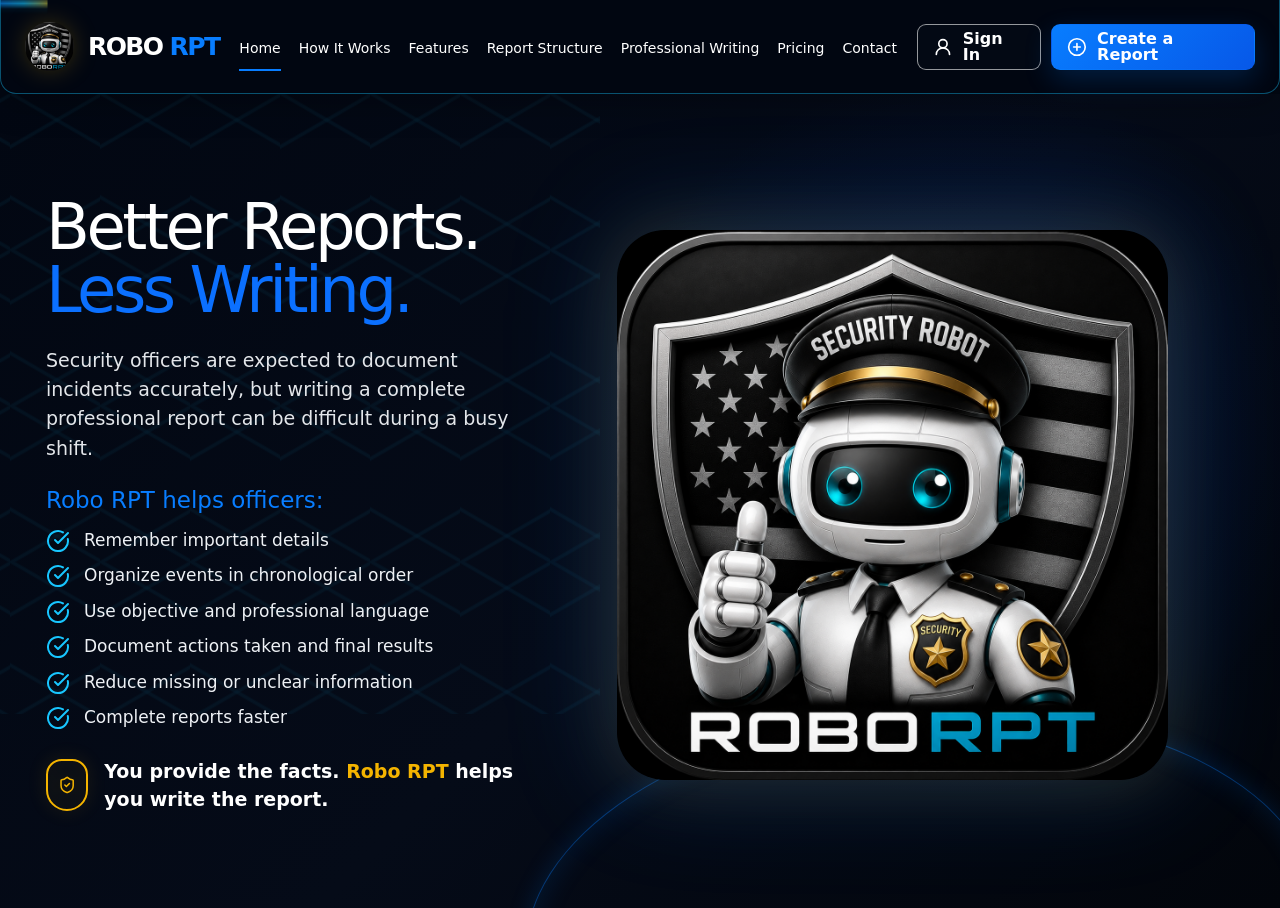
<file: index.html>
<!doctype html>
<html lang="en">
  <head>
    <meta charset="UTF-8" />
    <meta name="viewport" content="width=device-width, initial-scale=1.0" />
    <meta name="description" content="AI-powered security incident reporting for clear, objective, professional reports." />
    <meta property="og:title" content="RoboRPT | Better Reports. Less Writing." />
    <meta property="og:description" content="AI-powered security incident reporting for clear, objective, professional reports." />
    <meta property="og:image" content="https://roborpt.com/og.png" />
    <link rel="icon" href="/logo-roborpt.png" />
    <title>RoboRPT | Better Reports. Less Writing.</title>
    <script>
      (() => {
        const appOrigin = "https://app.roborpt.com";
        const legacyPrefix = "/RoboRPT-Site";

        function normalizedPath(pathname) {
          let value = pathname.replace(/\/+$/, "") || "/";
          if (value.startsWith(`${legacyPrefix}/`)) {
            value = value.slice(legacyPrefix.length) || "/";
          }
          return value;
        }

        function appDestination(pathname) {
          const value = normalizedPath(pathname);
          if (value === "/sign-in") return `${appOrigin}/sign-in`;
          if (value === "/create-account" || value === "/signup") {
            return `${appOrigin}/create-account`;
          }
          if (value === "/report-app" || value === "/create-report") {
            return `${appOrigin}/report-app`;
          }
          return null;
        }

        function destinationWithSuffix(destination, sourceUrl) {
          return `${destination}${sourceUrl.search}${sourceUrl.hash}`;
        }

        const initialDestination = appDestination(window.location.pathname);
        if (initialDestination) {
          window.location.replace(
            `${initialDestination}${window.location.search}${window.location.hash}`,
          );
          return;
        }

        function rewriteLink(link) {
          const rawHref = link.getAttribute("href");
          if (!rawHref || rawHref.startsWith("#")) return;

          let url;
          try {
            url = new URL(rawHref, window.location.href);
          } catch {
            return;
          }

          if (url.origin !== window.location.origin) return;
          const destination = appDestination(url.pathname);
          if (!destination) return;

          link.href = destinationWithSuffix(destination, url);
        }

        function rewriteLinks(root) {
          if (root instanceof HTMLAnchorElement) rewriteLink(root);
          root.querySelectorAll?.("a[href]").forEach(rewriteLink);
        }

        document.addEventListener(
          "click",
          (event) => {
            if (
              event.button !== 0 ||
              event.metaKey ||
              event.ctrlKey ||
              event.shiftKey ||
              event.altKey
            ) {
              return;
            }

            const link =
              event.target instanceof Element
                ? event.target.closest("a[href]")
                : null;
            if (!link || link.hasAttribute("download")) return;
            if (link.target && link.target !== "_self") return;

            let url;
            try {
              url = new URL(link.href, window.location.href);
            } catch {
              return;
            }

            if (
              url.origin !== window.location.origin &&
              url.origin !== appOrigin
            ) {
              return;
            }

            const destination = appDestination(url.pathname);
            if (!destination) return;

            event.preventDefault();
            event.stopImmediatePropagation();
            window.location.assign(destinationWithSuffix(destination, url));
          },
          true,
        );

        new MutationObserver((mutations) => {
          for (const mutation of mutations) {
            if (
              mutation.type === "attributes" &&
              mutation.target instanceof HTMLAnchorElement
            ) {
              rewriteLink(mutation.target);
              continue;
            }

            for (const node of mutation.addedNodes) {
              if (node instanceof Element) rewriteLinks(node);
            }
          }
        }).observe(document.documentElement, {
          childList: true,
          subtree: true,
          attributes: true,
          attributeFilter: ["href"],
        });

        document.addEventListener(
          "DOMContentLoaded",
          () => rewriteLinks(document),
          { once: true },
        );
      })();
    </script>
    <script>
      (() => {
        const legacyPrefix = "/RoboRPT-Site/";

        function repairImage(image) {
          const source = image.getAttribute("src");
          if (!source) return;

          try {
            const url = new URL(source, window.location.origin);
            if (!url.pathname.startsWith(legacyPrefix)) return;
            image.src = `/${url.pathname.slice(legacyPrefix.length)}${url.search}${url.hash}`;
          } catch {
            // Leave unrelated or malformed image URLs unchanged.
          }
        }

        document.addEventListener(
          "error",
          (event) => {
            if (event.target instanceof HTMLImageElement) {
              repairImage(event.target);
            }
          },
          true,
        );

        const observer = new MutationObserver((mutations) => {
          for (const mutation of mutations) {
            if (
              mutation.type === "attributes" &&
              mutation.target instanceof HTMLImageElement
            ) {
              repairImage(mutation.target);
              continue;
            }

            for (const node of mutation.addedNodes) {
              if (!(node instanceof Element)) continue;
              if (node instanceof HTMLImageElement) repairImage(node);
              node.querySelectorAll?.("img").forEach(repairImage);
            }
          }
        });

        observer.observe(document.documentElement, {
          childList: true,
          subtree: true,
          attributes: true,
          attributeFilter: ["src"],
        });
      })();
    </script>
    <script type="module" crossorigin src="/assets/index-DK4W5T-l.js"></script>
    <link rel="stylesheet" crossorigin href="/assets/index-1TSwjfPU.css" />
  </head>
  <body>
    <div id="root"></div>
  </body>
</html>
</file>
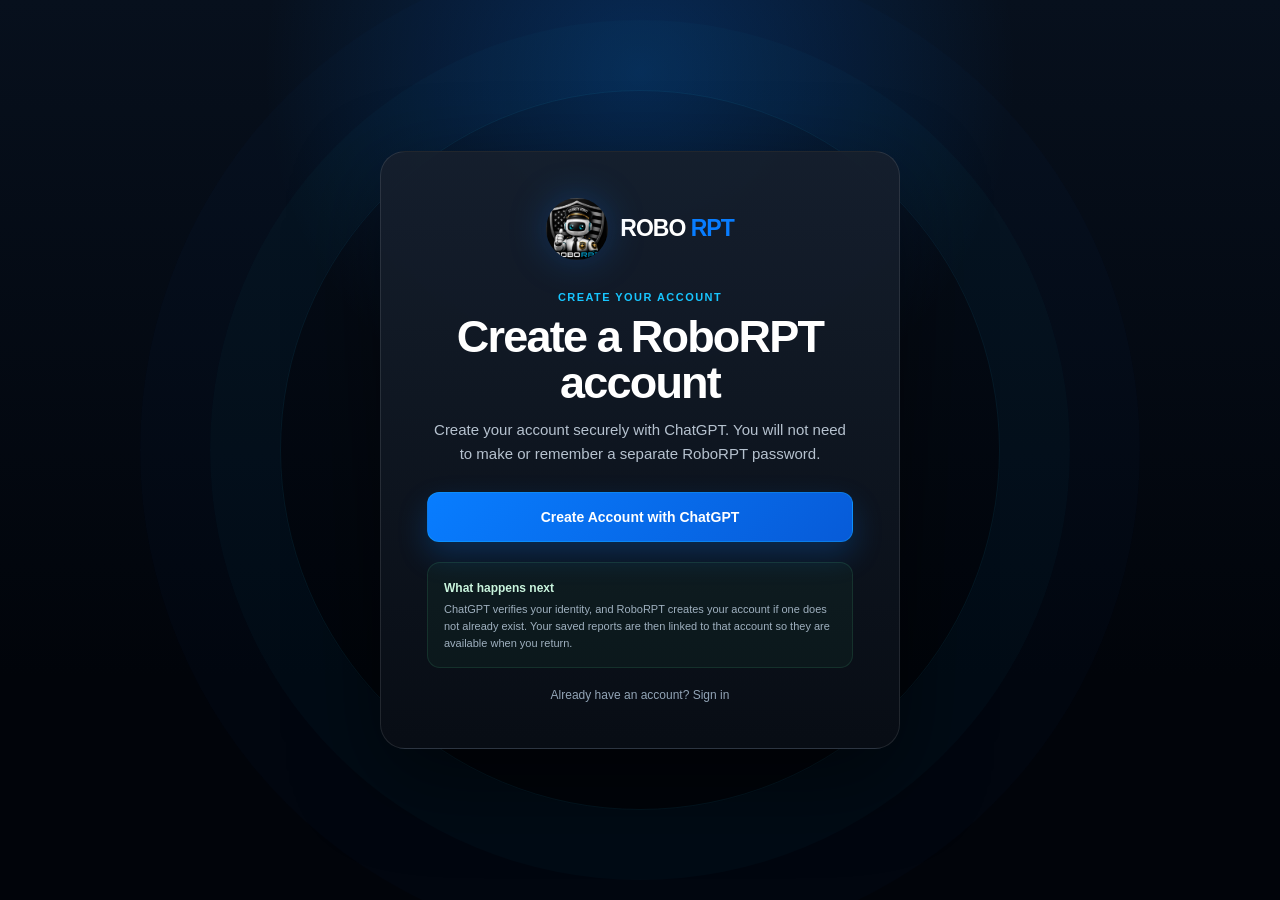
<file: create-account/index.html>
<!doctype html>
<html lang="en">
  <head>
    <meta charset="UTF-8" />
    <meta name="viewport" content="width=device-width, initial-scale=1.0" />
    <meta name="description" content="Create a RoboRPT account securely with ChatGPT and keep your reports connected to your account." />
    <meta name="robots" content="noindex" />
    <link rel="icon" href="/logo-roborpt.png" />
    <link rel="stylesheet" href="/auth.css" />
    <link rel="canonical" href="https://roborpt.com/create-account/" />
    <title>Create Account | RoboRPT</title>
  </head>
  <body>
    <main class="robo-auth-page">
      <div class="robo-auth-glow" aria-hidden="true"></div>
      <section class="robo-auth-card" aria-labelledby="account-title">
        <a class="robo-auth-brand" href="/" aria-label="RoboRPT home">
          <img src="/logo-roborpt.png" alt="" width="74" height="74" />
          <span><b>ROBO</b> <em>RPT</em></span>
        </a>

        <div class="robo-auth-kicker">CREATE YOUR ACCOUNT</div>
        <h1 id="account-title">Create a RoboRPT account</h1>
        <p class="robo-auth-lede">
          Create your account securely with ChatGPT. You will not need to make
          or remember a separate RoboRPT password.
        </p>

        <a
          class="robo-auth-primary robo-auth-wide"
          href="https://app.roborpt.com/signin-with-chatgpt?return_to=%2Freport-app"
        >
          Create Account with ChatGPT
        </a>

        <div class="robo-auth-privacy">
          <strong>What happens next</strong>
          <p>
            ChatGPT verifies your identity, and RoboRPT creates your account if
            one does not already exist. Your saved reports are then linked to
            that account so they are available when you return.
          </p>
        </div>

        <a class="robo-auth-back" href="/sign-in/">
          Already have an account? Sign in
        </a>
      </section>
    </main>
  </body>
</html>
</file>
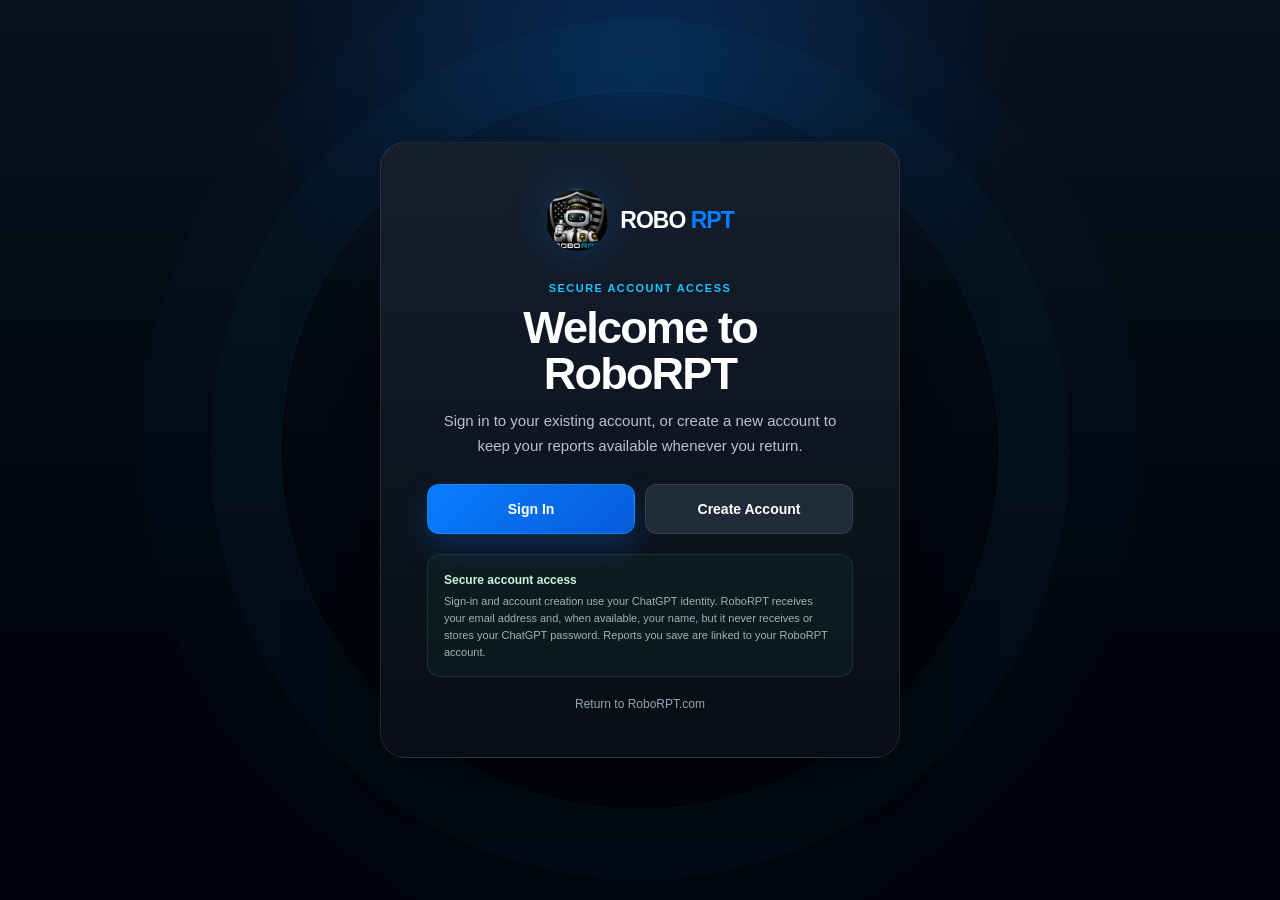
<file: sign-in/index.html>
<!doctype html>
<html lang="en">
  <head>
    <meta charset="UTF-8" />
    <meta name="viewport" content="width=device-width, initial-scale=1.0" />
    <meta name="description" content="Sign in to RoboRPT or create an account to access your saved security reports." />
    <meta name="robots" content="noindex" />
    <link rel="icon" href="/logo-roborpt.png" />
    <link rel="stylesheet" href="/auth.css" />
    <link rel="canonical" href="https://app.roborpt.com/sign-in" />
    <title>Sign In | RoboRPT</title>
  </head>
  <body>
    <main class="robo-auth-page">
      <div class="robo-auth-glow" aria-hidden="true"></div>
      <section class="robo-auth-card" aria-labelledby="account-title">
        <a class="robo-auth-brand" href="/" aria-label="RoboRPT home">
          <img src="/logo-roborpt.png" alt="" width="74" height="74" />
          <span><b>ROBO</b> <em>RPT</em></span>
        </a>

        <div class="robo-auth-kicker">SECURE ACCOUNT ACCESS</div>
        <h1 id="account-title">Welcome to RoboRPT</h1>
        <p class="robo-auth-lede">
          Sign in to your existing account, or create a new account to keep your
          reports available whenever you return.
        </p>

        <div class="robo-auth-actions robo-auth-entry-actions">
          <a
            class="robo-auth-primary"
            href="https://app.roborpt.com/sign-in"
          >
            Sign In
          </a>
          <a
            class="robo-auth-secondary robo-auth-create"
            href="https://app.roborpt.com/create-account"
          >
            Create Account
          </a>
        </div>

        <div class="robo-auth-privacy">
          <strong>Secure account access</strong>
          <p>
            Sign-in and account creation use your ChatGPT identity. RoboRPT
            receives your email address and, when available, your name, but it
            never receives or stores your ChatGPT password. Reports you save are
            linked to your RoboRPT account.
          </p>
        </div>

        <a class="robo-auth-back" href="/">Return to RoboRPT.com</a>
      </section>
    </main>
  </body>
</html>
</file>
<file: auth.css>
:root {
  color-scheme: dark;
  --cyan: #18c6ff;
}

* {
  box-sizing: border-box;
}

html {
  min-height: 100%;
  background: #01040a;
}

body {
  min-height: 100%;
  margin: 0;
  background: #01040a;
  color: #fff;
  font-family: Arial, Helvetica, sans-serif;
  -webkit-font-smoothing: antialiased;
}

a {
  color: inherit;
}

:focus-visible {
  outline: 2px solid var(--cyan);
  outline-offset: 4px;
}

.robo-auth-page {
  position: relative;
  min-height: 100dvh;
  padding: 32px 18px;
  display: grid;
  place-items: center;
  overflow: hidden;
  color: #fff;
  background:
    radial-gradient(circle at 50% 8%, rgba(8, 125, 255, .24), transparent 36%),
    linear-gradient(180deg, #07101d 0%, #01040a 75%);
}

.robo-auth-glow {
  position: absolute;
  width: min(720px, 90vw);
  aspect-ratio: 1;
  border: 1px solid rgba(24, 198, 255, .09);
  border-radius: 50%;
  box-shadow:
    0 0 0 70px rgba(24, 198, 255, .025),
    0 0 0 140px rgba(8, 125, 255, .018);
  pointer-events: none;
}

.robo-auth-card {
  position: relative;
  width: min(100%, 520px);
  padding: clamp(27px, 7vw, 46px);
  display: grid;
  justify-items: center;
  border: 1px solid rgba(255, 255, 255, .1);
  border-radius: 25px;
  background: linear-gradient(180deg, rgba(21, 31, 45, .97), rgba(8, 13, 21, .98));
  box-shadow: 0 30px 90px rgba(0, 0, 0, .48);
  text-align: center;
}

.robo-auth-brand {
  display: inline-flex;
  align-items: center;
  gap: 12px;
  color: #fff;
  text-decoration: none;
}

.robo-auth-brand img {
  width: 62px;
  height: 62px;
  object-fit: cover;
  border-radius: 50%;
  filter: drop-shadow(0 0 18px rgba(8, 125, 255, .25));
}

.robo-auth-brand span {
  font-size: 23px;
  letter-spacing: -1px;
}

.robo-auth-brand b {
  font-weight: 850;
}

.robo-auth-brand em {
  color: #087dff;
  font-style: normal;
  font-weight: 850;
}

.robo-auth-kicker {
  margin-top: 31px;
  color: #18c6ff;
  font-size: 11px;
  font-weight: 800;
  letter-spacing: 1.45px;
}

.robo-auth-card h1 {
  max-width: 430px;
  margin: 11px 0 12px;
  font-size: clamp(30px, 7vw, 45px);
  line-height: 1.02;
  letter-spacing: -1.8px;
}

.robo-auth-lede {
  max-width: 430px;
  margin: 0;
  color: #b6c2cf;
  font-size: 15px;
  line-height: 1.65;
}

.robo-auth-actions {
  width: 100%;
  margin-top: 25px;
  display: grid;
  grid-template-columns: 1fr 1fr;
  gap: 10px;
}

.robo-auth-primary,
.robo-auth-secondary {
  min-height: 50px;
  padding: 13px 18px;
  display: inline-flex;
  align-items: center;
  justify-content: center;
  border-radius: 12px;
  color: #fff;
  text-decoration: none;
  font-size: 14px;
  font-weight: 800;
}

.robo-auth-primary {
  margin-top: 25px;
  border: 1px solid rgba(24, 198, 255, .28);
  background: linear-gradient(135deg, #087dff, #075bd8);
  box-shadow: 0 13px 30px rgba(8, 125, 255, .23);
}

.robo-auth-actions .robo-auth-primary {
  margin-top: 0;
}

.robo-auth-wide {
  width: 100%;
}

.robo-auth-secondary {
  border: 1px solid rgba(255, 255, 255, .1);
  background: #202b39;
}

.robo-auth-primary:hover,
.robo-auth-secondary:hover {
  filter: brightness(1.08);
}

.robo-auth-privacy {
  width: 100%;
  margin-top: 20px;
  padding: 15px 16px;
  border: 1px solid rgba(80, 216, 144, .13);
  border-radius: 13px;
  background: rgba(80, 216, 144, .045);
  text-align: left;
}

.robo-auth-privacy strong {
  color: #c9f4dd;
  font-size: 12px;
}

.robo-auth-privacy p {
  margin: 5px 0 0;
  color: #9fb0bf;
  font-size: 11px;
  line-height: 1.55;
}

.robo-auth-back {
  margin-top: 20px;
  color: #92a4b6;
  font-size: 12px;
  text-decoration: none;
}

.robo-auth-back:hover {
  color: #18c6ff;
}

@media (max-width: 520px) {
  .robo-auth-page {
    padding: 18px 12px;
  }

  .robo-auth-card {
    border-radius: 20px;
  }

  .robo-auth-actions {
    grid-template-columns: 1fr;
  }
}
</file>
<file: assets/index-1TSwjfPU.css>
/*! tailwindcss v4.2.1 | MIT License | https://tailwindcss.com */
@layer properties{@supports (((-webkit-hyphens:none)) and (not (margin-trim:inline))) or ((-moz-orient:inline) and (not (color:rgb(from red r g b)))){*,:before,:after,::backdrop{--tw-border-style:solid;--tw-outline-style:solid;--tw-blur:initial;--tw-brightness:initial;--tw-contrast:initial;--tw-grayscale:initial;--tw-hue-rotate:initial;--tw-invert:initial;--tw-opacity:initial;--tw-saturate:initial;--tw-sepia:initial;--tw-drop-shadow:initial;--tw-drop-shadow-color:initial;--tw-drop-shadow-alpha:100%;--tw-drop-shadow-size:initial}}}@layer theme{:root,:host{--font-sans:ui-sans-serif, system-ui, sans-serif, "Apple Color Emoji", "Segoe UI Emoji", "Segoe UI Symbol", "Noto Color Emoji";--font-mono:ui-monospace, SFMono-Regular, Menlo, Monaco, Consolas, "Liberation Mono", "Courier New", monospace;--spacing:.25rem;--radius-sm:.25rem;--radius-md:.375rem;--radius-lg:.5rem;--radius-xl:.75rem;--default-transition-duration:.15s;--default-transition-timing-function:cubic-bezier(.4, 0, .2, 1);--default-font-family:var(--font-sans);--default-mono-font-family:var(--font-mono)}}@layer base{*,:after,:before,::backdrop{box-sizing:border-box;border:0 solid;margin:0;padding:0}::file-selector-button{box-sizing:border-box;border:0 solid;margin:0;padding:0}html,:host{-webkit-text-size-adjust:100%;tab-size:4;line-height:1.5;font-family:var(--default-font-family,ui-sans-serif, system-ui, sans-serif, "Apple Color Emoji", "Segoe UI Emoji", "Segoe UI Symbol", "Noto Color Emoji");font-feature-settings:var(--default-font-feature-settings,normal);font-variation-settings:var(--default-font-variation-settings,normal);-webkit-tap-highlight-color:transparent}hr{height:0;color:inherit;border-top-width:1px}abbr:where([title]){-webkit-text-decoration:underline dotted;text-decoration:underline dotted}h1,h2,h3,h4,h5,h6{font-size:inherit;font-weight:inherit}a{color:inherit;-webkit-text-decoration:inherit;-webkit-text-decoration:inherit;-webkit-text-decoration:inherit;-webkit-text-decoration:inherit;text-decoration:inherit}b,strong{font-weight:bolder}code,kbd,samp,pre{font-family:var(--default-mono-font-family,ui-monospace, SFMono-Regular, Menlo, Monaco, Consolas, "Liberation Mono", "Courier New", monospace);font-feature-settings:var(--default-mono-font-feature-settings,normal);font-variation-settings:var(--default-mono-font-variation-settings,normal);font-size:1em}small{font-size:80%}sub,sup{vertical-align:baseline;font-size:75%;line-height:0;position:relative}sub{bottom:-.25em}sup{top:-.5em}table{text-indent:0;border-color:inherit;border-collapse:collapse}:-moz-focusring{outline:auto}progress{vertical-align:baseline}summary{display:list-item}ol,ul,menu{list-style:none}img,svg,video,canvas,audio,iframe,embed,object{vertical-align:middle;display:block}img,video{max-width:100%;height:auto}button,input,select,optgroup,textarea{font:inherit;font-feature-settings:inherit;font-variation-settings:inherit;letter-spacing:inherit;color:inherit;opacity:1;background-color:#0000;border-radius:0}::file-selector-button{font:inherit;font-feature-settings:inherit;font-variation-settings:inherit;letter-spacing:inherit;color:inherit;opacity:1;background-color:#0000;border-radius:0}:where(select:is([multiple],[size])) optgroup{font-weight:bolder}:where(select:is([multiple],[size])) optgroup option{padding-inline-start:20px}::file-selector-button{margin-inline-end:4px}::placeholder{opacity:1}@supports (not ((-webkit-appearance:-apple-pay-button))) or (contain-intrinsic-size:1px){::placeholder{color:currentColor}@supports (color:color-mix(in lab, red, red)){::placeholder{color:color-mix(in oklab, currentcolor 50%, transparent)}}}textarea{resize:vertical}::-webkit-search-decoration{-webkit-appearance:none}::-webkit-date-and-time-value{min-height:1lh;text-align:inherit}::-webkit-datetime-edit{display:inline-flex}::-webkit-datetime-edit-fields-wrapper{padding:0}::-webkit-datetime-edit{padding-block:0}::-webkit-datetime-edit-year-field{padding-block:0}::-webkit-datetime-edit-month-field{padding-block:0}::-webkit-datetime-edit-day-field{padding-block:0}::-webkit-datetime-edit-hour-field{padding-block:0}::-webkit-datetime-edit-minute-field{padding-block:0}::-webkit-datetime-edit-second-field{padding-block:0}::-webkit-datetime-edit-millisecond-field{padding-block:0}::-webkit-datetime-edit-meridiem-field{padding-block:0}::-webkit-calendar-picker-indicator{line-height:1}:-moz-ui-invalid{box-shadow:none}button,input:where([type=button],[type=reset],[type=submit]){appearance:button}::file-selector-button{appearance:button}::-webkit-inner-spin-button{height:auto}::-webkit-outer-spin-button{height:auto}[hidden]:where(:not([hidden=until-found])){display:none!important}}@layer components;@layer utilities{.visible{visibility:visible}.absolute{position:absolute}.fixed{position:fixed}.relative{position:relative}.sticky{position:sticky}.start{inset-inline-start:var(--spacing)}.block{display:block}.grid{display:grid}.hidden{display:none}.table{display:table}.border{border-style:var(--tw-border-style);border-width:1px}.uppercase{text-transform:uppercase}.underline{text-decoration-line:underline}.outline{outline-style:var(--tw-outline-style);outline-width:1px}.filter{filter:var(--tw-blur,) var(--tw-brightness,) var(--tw-contrast,) var(--tw-grayscale,) var(--tw-hue-rotate,) var(--tw-invert,) var(--tw-saturate,) var(--tw-sepia,) var(--tw-drop-shadow,)}.transition{transition-property:color,background-color,border-color,outline-color,text-decoration-color,fill,stroke,--tw-gradient-from,--tw-gradient-via,--tw-gradient-to,opacity,box-shadow,transform,translate,scale,rotate,filter,-webkit-backdrop-filter,backdrop-filter,display,content-visibility,overlay,pointer-events;transition-timing-function:var(--tw-ease,var(--default-transition-timing-function));transition-duration:var(--tw-duration,var(--default-transition-duration))}}:root{--bg:#07090c;--bg-deep:#020712;--surface:#10141a;--surface-raised:#171c23;--text:#fff;--muted:#aab2bd;--blue:#087dff;--blue-deep:#075bd8;--cyan:#18c6ff;--gold:#f4b400;--silver:#c8ccd2;--border:#ffffff24;--blue-border:#18c6ffa8;--ease:cubic-bezier(.22, 1, .36, 1)}*{box-sizing:border-box}html{background:var(--bg-deep);scroll-behavior:smooth}body{background:var(--bg-deep);color:var(--text);font-family:var(--font-geist), Arial, sans-serif;-webkit-font-smoothing:antialiased;margin:0}body::selection{background:#18c6ff52}a{color:inherit;text-decoration:none}button,input,textarea{font:inherit}button,a{-webkit-tap-highlight-color:transparent}:focus-visible{outline:2px solid var(--cyan);outline-offset:4px}.scroll-progress{z-index:100;transform-origin:0;background:linear-gradient(90deg, var(--blue), var(--cyan), var(--gold));height:3px;position:fixed;top:0;left:0;right:0;box-shadow:0 0 14px #18c6ffcc}.site-header{z-index:50;-webkit-backdrop-filter:blur(18px);backdrop-filter:blur(18px);background:#020712eb;border:1px solid #18c6ff66;border-top:0;border-radius:0 0 16px 16px;grid-template-columns:auto 1fr auto;align-items:center;gap:30px;min-height:86px;margin:0;padding:10px clamp(26px,2.6vw,52px);display:grid;position:sticky;top:0;box-shadow:0 10px 32px #00000040}.brand{align-items:center;gap:14px;width:max-content;display:inline-flex}.brand img{object-fit:cover;filter:drop-shadow(0 0 12px #f4b40038);border-radius:50%;width:64px;height:64px}.brand-compact img{width:56px;height:56px}.wordmark{letter-spacing:-1.6px;white-space:nowrap;font-size:31px;font-weight:700}.wordmark b{color:#fff;font-style:normal}.wordmark em{color:var(--blue);font-style:normal}.desktop-nav{justify-self:center;align-items:center;gap:clamp(20px,2.1vw,38px);display:flex}.desktop-nav a{white-space:nowrap;padding:28px 0 24px;font-size:clamp(14px,1.05vw,17px);position:relative}.desktop-nav a:after{content:"";background:var(--blue);height:2px;transition:left .24s var(--ease), right .24s var(--ease);position:absolute;bottom:12px;left:50%;right:50%}.desktop-nav a:hover:after,.desktop-nav a.active:after{left:0;right:0}.header-actions{gap:18px;display:flex}.button{cursor:pointer;min-height:46px;transition:transform .2s var(--ease), background .2s ease, border .2s ease, box-shadow .2s ease;border:1px solid #0000;border-radius:9px;justify-content:center;align-items:center;gap:10px;padding:0 22px;font-weight:650;line-height:1;display:inline-flex}.button:hover{transform:translateY(-2px)}.button-primary{background:linear-gradient(135deg,#087dff,#0758e8);box-shadow:0 10px 28px #087dff33}.button-primary:hover{background:linear-gradient(135deg,#1597ff,#0869fa);box-shadow:0 12px 34px #087dff5c}.button-secondary{background:#08101c6b;border-color:#ffffff94}.button-secondary:hover{border-color:var(--cyan);background:#087dff14}.menu-button{color:#fff;border:1px solid var(--blue-border);background:#087dff1a;border-radius:10px;justify-content:center;align-items:center;width:46px;height:46px;display:none}.mobile-nav{display:none}.home-page,.interior-page{background:radial-gradient(circle at 75% 42%,#004fff26,#0000 34%),linear-gradient(135deg,#020712,#050b18 54%,#02050b);min-height:calc(100vh - 86px);position:relative;overflow:hidden}.interior-page:after{content:"";pointer-events:none;background-image:linear-gradient(#007dff06 1px,#0000 1px),linear-gradient(90deg,#007dff06 1px,#0000 1px);background-size:44px 44px;position:absolute;inset:0;-webkit-mask-image:linear-gradient(#0000 20%,#000 70%);mask-image:linear-gradient(#0000 20%,#000 70%)}.page-content{z-index:2;width:min(100% - 64px,1580px);margin:0 auto;padding:28px 0 22px;position:relative}.page-heading{z-index:3;max-width:1100px;margin:0 0 28px;position:relative}.page-heading h1,.features-hero h1{letter-spacing:-3px;margin:0;font-size:clamp(48px,4.7vw,78px);font-weight:780;line-height:.98}.page-heading h1 span,.features-hero h1 span{color:#0b70ff}.page-heading p{color:#e5e7eb;max-width:790px;margin:14px 0 0;font-size:clamp(18px,1.4vw,24px);line-height:1.4}.eyebrow{color:var(--blue);letter-spacing:.08em;font-size:14px;font-weight:750}.skyline{z-index:0;opacity:.8;filter:drop-shadow(0 0 10px #087dff80);justify-content:flex-end;align-items:flex-end;gap:5px;width:58%;height:310px;padding:0 3vw 0 8vw;display:flex;position:absolute;top:0;right:0;-webkit-mask-image:linear-gradient(90deg,#0000,#000 23% 92%,#0000);mask-image:linear-gradient(90deg,#0000,#000 23% 92%,#0000)}.skyline:before{content:"";background:radial-gradient(at 60% 66%,#0057ff57,#0000 57%);position:absolute;inset:0}.skyline i{width:clamp(24px,3vw,56px);height:var(--h,120px);border-top:1px solid var(--blue);background:repeating-linear-gradient(#0000 0 9px,#005effb8 10px 11px),repeating-linear-gradient(90deg,#0000 0 8px,#18c6ff73 9px 10px),linear-gradient(#071a42,#020915);position:relative}.skyline i:before{content:"";background:linear-gradient(transparent, var(--cyan));width:1px;height:46px;box-shadow:0 0 8px var(--cyan);animation:2.8s ease-in-out infinite alternate beacon-pulse;position:absolute;bottom:100%;left:50%}.skyline i:nth-child(3n):before{animation-delay:-.9s}.skyline i:nth-child(2n):before{animation-delay:-1.7s}@keyframes beacon-pulse{0%{opacity:.38;filter:brightness(.8)}to{opacity:1;filter:brightness(1.55)}}.skyline i:first-child{--h:80px}.skyline i:nth-child(2){--h:145px}.skyline i:nth-child(3){--h:115px}.skyline i:nth-child(4){--h:205px}.skyline i:nth-child(5){--h:155px}.skyline i:nth-child(6){--h:235px}.skyline i:nth-child(7){--h:130px}.skyline i:nth-child(8){--h:186px}.skyline i:nth-child(9){--h:118px}.skyline i:nth-child(10){--h:164px}.skyline i:nth-child(11){--h:92px}.skyline i:nth-child(12){--h:128px}.hex-bg{opacity:.15;background-color:#0000;background-image:linear-gradient(30deg,#0000 24%,#18c6ff59 25% 26%,#0000 27% 74%,#18c6ff59 75% 76%,#0000 77%),linear-gradient(150deg,#0000 24%,#18c6ff59 25% 26%,#0000 27% 74%,#18c6ff59 75% 76%,#0000 77%);background-position:0 0,0 0;background-repeat:repeat,repeat;background-size:90px 156px;background-attachment:scroll,scroll;background-origin:padding-box,padding-box;background-clip:border-box,border-box;width:680px;height:620px;position:absolute;top:0;left:-80px}.orbital{aspect-ratio:1.8;border:1px solid #087dff66;border-radius:50%;width:62vw;position:absolute;bottom:-30%;right:-3%;transform:rotate(-4deg);box-shadow:inset 0 0 30px #087dff24,0 0 25px #087dff29}.home-hero{z-index:2;grid-template-columns:minmax(430px,.82fr) minmax(650px,1.28fr);align-items:center;gap:54px;width:min(100% - 92px,1510px);min-height:calc(100vh - 86px);margin:0 auto;padding:44px 0 36px;display:grid;position:relative}.home-copy h1{letter-spacing:-3.5px;margin:0 0 24px;font-size:clamp(62px,5vw,84px);line-height:.98}.home-copy h1 span{color:#0b70ff}.home-lede{color:#e3e6ea;max-width:610px;margin:0 0 20px;font-size:clamp(19px,1.45vw,25px);line-height:1.55}.home-copy h2{color:var(--blue);margin:12px 0 10px;font-size:23px}.home-copy ul{gap:10px;margin:0;padding:0;list-style:none;display:grid}.home-copy li{color:#eef1f5;align-items:center;gap:14px;font-size:clamp(17px,1.3vw,22px);display:flex}.home-copy li svg{color:var(--cyan);flex:none}.assurance{align-items:center;gap:16px;margin-top:26px;font-size:19px;display:flex}.assurance>svg{width:52px;height:52px;color:var(--gold);border:2px solid var(--gold);filter:drop-shadow(0 0 8px #f4b40059);border-radius:18px 18px 24px 24px;padding:10px}.assurance span{color:var(--gold)}.home-visual{place-items:center;min-width:0;display:grid}.home-right-logo{filter:drop-shadow(0 0 54px #087dff38)drop-shadow(0 0 30px #f4b40024);width:min(43vw,620px);position:relative}.home-right-logo:before{content:"";z-index:-1;filter:blur(24px);background:radial-gradient(circle,#087dff3d,#0000 68%);border-radius:50%;position:absolute;inset:9%}.home-right-logo img{border-radius:48px;width:100%;height:auto;display:block}.dashboard{color:#eef3f9;background:linear-gradient(145deg,#0a1c30f5,#030811fa);border:1px solid #18c6ffb8;border-radius:28px;width:100%;min-height:650px;padding:18px;position:relative;transform:perspective(1500px)rotateY(-2deg);box-shadow:0 0 60px #0062ff40,inset 0 0 35px #0050ff14}.dashboard:before{content:"";filter:blur(1px);border:1px solid #087dff40;border-radius:50%;position:absolute;inset:7%;transform:translateY(45%)scaleX(1.22)}.dash-top{z-index:2;height:46px;color:var(--muted);border-bottom:1px solid #ffffff14;justify-content:space-between;align-items:center;font-size:12px;display:flex;position:relative}.mini-brand{color:#fff;align-items:center;gap:6px;font-weight:650;display:inline-flex}.mini-brand svg{color:var(--gold)}.mini-brand b{color:var(--blue)}.dash-body{z-index:2;grid-template-columns:142px 1fr 260px;gap:14px;padding-top:14px;display:grid;position:relative}.dash-side{color:var(--muted);flex-direction:column;gap:12px;padding:10px 8px;font-size:13px;display:flex}.dash-side span,.dash-side strong{border-radius:7px;align-items:center;gap:8px;padding:10px;display:flex}.dash-side strong{color:#fff;background:#087dff40;border:1px solid #087dff3d}.report-panel,.micro-card{background:linear-gradient(160deg,#101924fa,#070c14f2);border:1px solid #ffffff1f;border-radius:10px}.report-panel{min-height:440px;padding:18px;box-shadow:inset 0 0 24px #004b9b0d}.panel-kicker{border-bottom:1px solid #ffffff1a;justify-content:space-between;align-items:center;padding-bottom:12px;font-weight:700;display:flex}.panel-kicker em{color:#4be19b;background:#25bc721f;border-radius:5px;padding:5px 8px;font-size:10px;font-style:normal}.report-panel h3{margin:16px 0 7px;font-size:14px}.report-panel p{color:#d3d8df;margin:0;font-size:12px;line-height:1.55}.report-panel ul{color:#d8dde4;gap:8px;margin:8px 0 0;padding:0;font-size:11px;list-style:none;display:grid}.report-panel li:before{content:"✓";color:var(--cyan);margin-right:7px}.confidence{color:var(--blue);border-top:1px solid #ffffff17;grid-template-columns:auto 1fr;align-items:center;gap:10px;margin-top:22px;padding-top:15px;display:grid}.confidence span{color:#cbd2db;flex-direction:column;font-size:11px;display:flex}.confidence span b{color:#fff;font-size:14px}.confidence i{background:linear-gradient(90deg, var(--blue) 78%, #ffffff14 78%);border-radius:5px;grid-column:2;width:88%;height:5px}.dash-stack{gap:14px;display:grid}.micro-card{padding:15px}.micro-card h3{border-bottom:1px solid #ffffff14;align-items:center;gap:9px;margin:0 0 12px;padding-bottom:10px;font-size:16px;display:flex}.micro-card h3 svg{width:30px;height:30px;color:var(--cyan);border:1px solid var(--blue);border-radius:50%;padding:6px}.checklist span{align-items:center;gap:8px;margin:9px 0;font-size:11px;display:flex}.checklist span svg{width:16px;color:var(--blue)}.timeline span{grid-template-columns:8px 42px 1fr;align-items:center;gap:7px;min-height:28px;font-size:10px;display:grid;position:relative}.timeline span i{background:var(--blue);border-radius:50%;width:8px;height:8px;box-shadow:0 0 0 3px #087dff1f}.floating-cards{z-index:5;grid-template-columns:1fr 1fr;gap:25px;display:grid;position:absolute;bottom:-78px;left:4%;right:4%;transform:rotate(2deg)}.floating-cards section{background:linear-gradient(160deg,#0c1d31,#070e18);border:1px solid #18c6ffa6;border-radius:17px;grid-template-columns:auto 1fr;align-content:start;gap:7px 14px;min-height:150px;padding:18px 22px;display:grid;box-shadow:0 22px 35px #00000073}.floating-cards svg{color:#fff;border:2px solid var(--blue);border-radius:50%;grid-row:span 2;width:52px;height:52px;padding:12px}.floating-cards b{font-size:17px}.floating-cards small{color:var(--muted)}.floating-cards strong{color:var(--blue);font-size:42px;line-height:1}.workflow-page .page-content{padding-top:36px}.workflow-page .page-heading{margin-bottom:34px}.workflow-grid{grid-template-columns:repeat(4,minmax(0,1fr));gap:56px;max-width:1330px;margin:0 auto 16px;display:grid}.workflow-card{text-align:center;border:1px solid var(--cyan);background:linear-gradient(155deg,#071220f0,#030a14f5);border-radius:16px;min-height:480px;padding:32px 24px 20px;position:relative;box-shadow:inset 0 0 25px #087dff14}.number-badge{color:#fff;border:1px solid var(--cyan);background:radial-gradient(circle at 40% 35%,#193e9a,#06143d 65%);border-radius:50%;justify-content:center;align-items:center;width:48px;height:48px;font-size:25px;display:inline-flex;box-shadow:0 0 14px #087dffa8,inset 0 0 8px #ffffff2e}.workflow-card>.number-badge{width:56px;height:56px;font-size:28px;position:absolute;top:-27px;left:50%;transform:translate(-50%)}.large-icon{color:var(--blue);filter:drop-shadow(0 0 5px #087dff4d);margin:0 auto 10px}.workflow-card:first-child .large-icon,.workflow-card:nth-child(4) .large-icon{color:var(--gold)}.workflow-card h2{max-width:260px;margin:0 auto 8px;font-size:27px;line-height:1.05}.workflow-card p{color:#e4e7eb;margin:0 0 14px;line-height:1.4}.workflow-card>strong{color:var(--cyan);text-align:left;margin:10px 0 8px;font-size:14px;display:block}.workflow-card ul{text-align:left;gap:6px;margin:8px 0 0;padding:0;font-size:13px;list-style:none;display:grid}.workflow-card li{align-items:flex-start;gap:7px;display:flex}.workflow-card li svg{width:16px;color:var(--cyan);flex:0 0 16px}.flow-arrow{color:#73c9ff;filter:drop-shadow(0 0 8px var(--blue));position:absolute;top:44%;right:-56px}.workflow-bottom{border:1px solid var(--border);background:#070e19db;border-radius:16px;grid-template-columns:auto 1fr repeat(3,auto);align-items:center;gap:28px;min-height:84px;padding:10px 34px;display:grid}.workflow-bottom>svg{width:74px;height:74px;color:var(--gold);border:2px solid var(--gold);border-radius:50%;padding:14px}.workflow-bottom p{font-size:25px}.workflow-bottom p span{color:var(--gold)}.workflow-bottom div{border-left:1px solid var(--border);align-items:center;gap:11px;min-width:150px;min-height:50px;padding-left:24px;font-size:17px;display:flex}.workflow-bottom div svg{color:var(--blue)}.features-page .page-content{padding-top:26px}.features-hero{grid-template-columns:1fr;align-items:center;min-height:260px;display:grid}.features-hero h1{white-space:nowrap;margin:8px 0 10px}.features-hero>div:first-child>p{color:#d9dee5;white-space:nowrap;max-width:none;margin:0;font-size:18px;line-height:1.5}.hero-benefits{gap:32px;margin-top:22px;display:flex}.hero-benefits span{align-items:center;gap:9px;font-size:15px;display:flex}.hero-benefits svg{color:var(--cyan)}.dashboard-compact{border-radius:21px;min-height:320px;padding:12px;transform:none}.dashboard-compact .dash-top{height:32px}.dashboard-compact .dash-body{grid-template-columns:105px 1fr 220px;padding-top:8px}.dashboard-compact .dash-side{gap:2px;padding:4px}.dashboard-compact .dash-side span,.dashboard-compact .dash-side strong{padding:6px;font-size:10px}.dashboard-compact .report-panel{min-height:240px;padding:10px}.dashboard-compact .report-panel h3{margin:8px 0 4px;font-size:10px}.dashboard-compact .report-panel p,.dashboard-compact .report-panel li{font-size:8px}.dashboard-compact .confidence{display:none}.dashboard-compact .micro-card{padding:9px}.dashboard-compact .micro-card h3{margin-bottom:6px;padding-bottom:5px;font-size:10px}.dashboard-compact .micro-card h3 svg{width:22px;height:22px}.dashboard-compact .checklist span{margin:4px 0;font-size:8px}.dashboard-compact .timeline span{grid-template-columns:5px 27px 1fr;min-height:16px;font-size:7px}.feature-grid{grid-template-columns:repeat(5,minmax(0,1fr));gap:14px;display:grid}.feature-card{text-align:left;border:1px solid var(--cyan);background:linear-gradient(150deg,#071220f5,#030a14fc);border-radius:15px;grid-template-columns:58px 1fr;align-content:start;gap:14px;min-height:250px;padding:38px 18px 20px;transition:box-shadow .24s,border-color .24s;display:grid;position:relative}.feature-card:hover{border-color:#5edcff;box-shadow:0 15px 42px #087dff33}.feature-card .number-badge{width:48px;height:48px;font-size:24px;position:absolute;top:-16px;left:50%;transform:translate(-50%)}.feature-card>svg{width:54px;height:54px;color:var(--blue);margin-top:7px}.feature-card:nth-child(2)>svg,.feature-card:nth-child(4)>svg,.feature-card:nth-child(7)>svg,.feature-card:nth-child(11)>svg{color:var(--gold)}.feature-card h2{border-bottom:1px solid var(--blue);margin:2px 0 14px;padding-bottom:11px;font-size:22px;line-height:1.08}.feature-card p{color:#d3d8df;margin:0;font-size:14px;line-height:1.5}.feature-cta{background:linear-gradient(100deg,#0b1421fa,#040c18fa);border:1px solid #f4b400b3;border-radius:7px;grid-column:span 2;grid-template-columns:auto 1fr;align-items:center;gap:18px;min-height:138px;padding:14px 18px;display:grid;box-shadow:0 0 25px #f4b40014}.feature-cta img{border-radius:50%}.feature-cta h2{margin:0 0 5px;font-size:18px}.feature-cta p{color:#c9d0da;max-width:520px;margin:0;font-size:11px}.feature-cta>div:last-child{grid-column:1/-1;grid-template-columns:1fr 1fr;gap:7px;display:grid}.feature-cta .button{min-height:40px;padding-inline:12px;font-size:12px}.structure-page .page-heading{margin-bottom:28px}.structure-grid{grid-template-columns:repeat(5,minmax(0,1fr));gap:14px;margin-bottom:14px;display:grid}.structure-card{border:1px solid var(--blue-border);text-align:left;background:linear-gradient(150deg,#071220f2,#030a14fa);border-radius:15px;grid-template-columns:auto 1fr;align-content:start;gap:13px;min-height:250px;padding:32px 18px 18px;transition:box-shadow .24s;display:grid;position:relative}.structure-card:hover{box-shadow:0 15px 42px #087dff2b}.structure-card>.number-badge{position:absolute;top:-16px;left:50%;transform:translate(-50%)}.structure-card>svg{color:var(--blue);margin-top:10px}.structure-card:nth-child(2)>svg,.structure-card:nth-child(4)>svg,.structure-card:nth-child(9)>svg{color:var(--gold)}.structure-card h2{border-bottom:1px solid var(--blue);margin:8px 0 14px;padding-bottom:11px;font-size:23px;line-height:1.08}.structure-card p{color:#d3d7dd;margin:0;font-size:14px;line-height:1.5}.benefit-strip{background:#070e19d6;border:1px solid #ffffff42;border-radius:15px;grid-template-columns:repeat(4,1fr);align-items:center;gap:0;min-height:86px;padding:10px 24px;display:grid}.benefit{border-right:1px solid #ffffff38;align-items:center;gap:18px;min-height:60px;padding:4px 30px;display:flex}.benefit:last-child{border-right:0}.benefit>svg{color:var(--blue);flex:none}.benefit:nth-child(3)>svg{color:var(--gold)}.benefit div{gap:4px;display:grid}.benefit strong{font-size:18px}.benefit span{color:#d2d7dd;font-size:13px;line-height:1.35}.writing-page .page-heading{margin-bottom:22px}.writing-layout{grid-template-columns:2.2fr .9fr;gap:36px;margin-bottom:20px;display:grid}.section-grid{grid-template-columns:repeat(3,1fr);gap:28px 14px;display:grid}.section-card{text-align:left;border:1px solid var(--cyan);background:linear-gradient(150deg,#071220f5,#030a14fc);border-radius:15px;grid-template-columns:58px 1fr;align-content:start;gap:14px;min-height:250px;padding:38px 18px 20px;transition:box-shadow .24s,border-color .24s;display:grid;position:relative}.section-card:hover{border-color:#5edcff;box-shadow:0 15px 42px #087dff33}.section-card .number-badge{width:48px;height:48px;font-size:24px;position:absolute;top:-16px;left:50%;transform:translate(-50%)}.section-card>svg{width:54px;height:54px;color:var(--blue);margin-top:7px}.section-card:first-child>svg,.section-card:nth-child(4)>svg,.section-card:nth-child(5)>svg{color:var(--gold)}.section-card h2{border-bottom:1px solid var(--blue);margin:2px 0 14px;padding-bottom:11px;font-size:22px;line-height:1.08}.section-card p{color:#d3d8df;margin:0;font-size:14px;line-height:1.5}.writing-preview{border:1px solid var(--gold);background:linear-gradient(145deg,#0b1727,#040810);border-radius:17px;align-self:stretch;padding:17px;box-shadow:0 0 24px #f4b4002e}.writing-preview h2{align-items:center;gap:13px;margin:0 0 12px;font-size:20px;display:flex}.writing-preview h2 svg{width:48px;height:48px;color:var(--gold);border:2px solid var(--gold);border-radius:18px;padding:8px}.preview-sheet{background:#040b14b3;border:1px solid #ffffff59;border-radius:12px;height:calc(100% - 62px);padding:14px}.preview-sheet>strong{color:var(--gold);border-bottom:1px solid #fff3;padding-bottom:10px;display:block}.preview-row{grid-template-columns:38px 1fr;align-items:center;gap:14px;margin:15px 0;display:grid}.preview-row>svg{color:var(--blue)}.preview-row span{gap:7px;display:grid}.preview-row i{background:#3c4654;border-radius:8px;height:9px}.preview-row i:nth-child(2){width:82%}.preview-row i:nth-child(3){width:56%}.pricing-page .page-heading{margin-bottom:22px}.pricing-grid{grid-template-columns:.95fr .98fr 1.08fr;gap:30px;max-width:1430px;margin:0 auto 14px;display:grid}.pricing-card{border:1px solid var(--blue);background:linear-gradient(155deg,#071322f7,#030a14fc);border-radius:15px;flex-direction:column;min-height:468px;padding:24px 22px 20px;display:flex;position:relative;box-shadow:0 16px 36px #0000003d}.pricing-card.popular{border-color:var(--gold);box-shadow:0 0 35px #f4b40038,inset 0 0 22px #f4b4000f}.popular-badge{color:#111;text-align:center;background:linear-gradient(90deg,#f3a900,#ffd034,#f4af00);border-radius:999px;min-width:160px;padding:6px 18px;font-weight:750;position:absolute;top:-20px;left:50%;transform:translate(-50%)}.plan-head{border-bottom:1px solid #ffffff42;grid-template-columns:78px 1fr;align-items:start;gap:18px;padding-bottom:14px;display:grid}.plan-head>svg{width:72px;height:72px;color:var(--blue);border:1px solid var(--blue);border-radius:50%;padding:15px}.popular .plan-head>svg{color:var(--gold);border-color:var(--gold)}.plan-head h2{margin:3px 0;font-size:24px}.price{align-items:baseline;gap:10px;display:flex}.price small{color:#e2e5e9;font-size:14px}.price strong{color:var(--blue);font-size:43px;line-height:1}.popular .price strong{color:var(--gold)}.price span{color:#d5d9df;font-size:14px}.plan-head p{color:#e0e3e8;margin:10px 0 0;font-size:15px;line-height:1.4}.plan-features{flex:1;padding:14px 0}.plan-features>strong{color:var(--blue);font-size:15px}.popular .plan-features>strong{color:var(--gold)}.plan-features ul{grid-template-columns:1fr;gap:7px;margin:10px 0 0;padding:0;list-style:none;display:grid}.pricing-card:last-child .plan-features ul{grid-template-columns:1fr 1fr;column-gap:18px}.plan-features li{color:#dce1e7;align-items:center;gap:9px;font-size:14px;display:flex}.plan-features li svg{width:18px;color:var(--blue)}.popular .plan-features li svg{color:var(--gold)}.button-outline-blue{border-color:var(--blue);color:var(--blue);background:#087dff0d}.button-gold{color:#111;background:linear-gradient(90deg,#ffac00,#ffd036);box-shadow:0 8px 22px #f4b40040}.pricing-note{color:#d8dbe0;justify-content:center;align-items:center;gap:8px;margin:0 0 12px;font-size:14px;display:flex}.pricing-note svg{width:20px}.form-page .page-content{max-width:1440px;padding-top:48px}.contact-layout{grid-template-columns:.85fr 1.15fr;gap:70px;max-width:1210px;margin:20px auto 0;display:grid}.contact-copy{padding:20px 0}.contact-copy h2{margin:12px 0 14px;font-size:31px}.contact-copy>p{color:#cfd5dd;max-width:550px;font-size:18px;line-height:1.6}.contact-reasons{grid-template-columns:1fr 1fr;gap:13px;margin:28px 0;display:grid}.contact-reasons span,.contact-copy>a{color:#e2e7ed;align-items:center;gap:10px;display:flex}.contact-reasons svg,.contact-copy>a svg{color:var(--cyan)}.contact-copy>a{width:max-content;margin:15px 0;font-weight:650}.contact-form,.utility-panel{border:1px solid var(--blue-border);background:linear-gradient(150deg,#0b192bf2,#040a13fa);border-radius:18px;padding:30px;box-shadow:0 18px 55px #00000047,inset 0 0 28px #087dff0d}.contact-form{gap:16px;display:grid}.field-row{grid-template-columns:1fr 1fr;gap:16px;display:grid}.contact-form label,.utility-panel label{color:#dce1e7;gap:8px;font-size:14px;font-weight:600;display:grid}.contact-form input,.contact-form textarea,.utility-panel input{color:#fff;background:#01060d9e;border:1px solid #ffffff3d;border-radius:9px;outline:none;width:100%;padding:12px 13px;transition:border .2s,box-shadow .2s}.contact-form input:focus,.contact-form textarea:focus,.utility-panel input:focus{border-color:var(--cyan);box-shadow:0 0 0 3px #18c6ff1f}.contact-form textarea{resize:vertical}.contact-form .button{justify-self:start}.contact-form>p{color:var(--muted);margin:0;font-size:12px}.utility-page{place-items:center;padding:60px 24px;display:grid}.utility-panel{z-index:2;text-align:center;width:min(100%,520px);position:relative}.utility-icon{width:72px;height:72px;color:var(--gold);border:1px solid var(--gold);background:#f4b40014;border-radius:50%;place-items:center;margin:0 auto 16px;display:grid;box-shadow:0 0 22px #f4b40026}.utility-icon svg{width:38px;height:38px}.utility-panel h1{margin:0 0 8px;font-size:39px}.utility-panel>p{color:#cbd2db;margin:0 auto 24px;line-height:1.55}.utility-panel form{text-align:left;gap:16px;display:grid}.utility-panel form .button{margin-top:4px}.utility-panel>span{color:var(--muted);margin:14px 0;font-size:12px;display:block}.utility-panel>a:not(.button){color:var(--cyan);font-size:14px}.create-panel{width:min(100%,650px)}.incident-options{text-align:left;grid-template-columns:1fr 1fr;gap:10px;margin:22px 0;display:grid}.incident-options a{background:#087dff0f;border:1px solid #18c6ff47;border-radius:9px;grid-template-columns:auto 1fr auto;align-items:center;gap:10px;min-height:52px;padding:10px 13px;transition:background .2s,border .2s;display:grid}.incident-options a:hover{border-color:var(--cyan);background:#087dff24}.incident-options a>svg:first-child{color:var(--blue)}@media (width<=1340px){.site-header{gap:20px;padding-inline:24px}.desktop-nav{gap:18px}.header-actions{gap:10px}.header-actions .button{padding-inline:15px}.brand-compact .wordmark{font-size:25px}.brand-compact img{width:49px;height:49px}.home-hero{grid-template-columns:.82fr 1.18fr;gap:30px}.dashboard{min-height:590px}.dash-body{grid-template-columns:112px 1fr 210px}.workflow-grid{gap:38px}.flow-arrow{right:-42px}.workflow-card{padding-inline:18px}.workflow-card h2{font-size:23px}.structure-card{grid-template-columns:68px 1fr;padding-inline:13px}.structure-card h2{font-size:19px}.structure-card p{font-size:12px}.feature-card{grid-template-columns:50px 1fr;padding-inline:14px}.feature-card>svg{width:48px;height:48px}.feature-card h2{font-size:19px}.feature-card p{font-size:12px}.feature-cta{grid-column:span 4}}@media (width<=1100px){.site-header{grid-template-columns:auto 1fr auto;min-height:74px}.desktop-nav,.header-actions{display:none}.menu-button{justify-self:end;display:flex}.mobile-nav{border:1px solid var(--blue-border);background:#030a14fa;border-radius:14px;gap:4px;padding:12px;display:grid;position:absolute;top:calc(100% + 8px);left:20px;right:20px;box-shadow:0 20px 60px #00000080}.mobile-nav>a{border-radius:8px;padding:12px}.mobile-nav>a:hover,.mobile-nav>a.active{color:var(--cyan);background:#087dff1a}.mobile-actions{grid-template-columns:1fr 1fr;gap:10px;margin-top:8px;display:grid}.home-hero{grid-template-columns:1fr;padding-top:36px}.home-copy{max-width:760px}.home-visual{padding:10px 20px 70px}.home-right-logo{width:min(72vw,520px)}.dashboard{transform:none}.page-content{width:min(100% - 44px,900px);padding-top:34px}.page-heading{margin-bottom:34px}.workflow-grid{grid-template-columns:1fr 1fr;gap:44px 28px}.flow-arrow{display:none}.workflow-bottom{grid-template-columns:auto 1fr}.workflow-bottom div{border:0;padding-left:0}.features-hero{grid-template-columns:1fr}.features-hero h1,.features-hero>div:first-child>p{white-space:normal}.dashboard-compact{margin-bottom:20px}.feature-grid{grid-template-columns:repeat(2,1fr);gap:28px 16px}.feature-card{grid-template-columns:58px 1fr;min-height:230px;padding-inline:18px}.feature-card>svg{width:54px;height:54px}.feature-card h2{font-size:22px}.feature-card p{font-size:14px}.feature-cta{grid-column:span 2}.structure-grid{grid-template-columns:1fr 1fr;gap:28px 16px}.structure-card{min-height:235px}.benefit-strip{grid-template-columns:1fr 1fr}.benefit:nth-child(2){border-right:0}.benefit{margin:6px 0}.writing-layout{grid-template-columns:1fr}.section-grid{grid-template-columns:1fr 1fr}.writing-preview{min-height:560px}.pricing-grid{grid-template-columns:1fr;gap:34px;max-width:680px}.pricing-card{min-height:auto}.contact-layout{grid-template-columns:1fr;gap:26px}}@media (width<=720px){.site-header{border-radius:0 0 12px 12px;padding:8px 16px}.brand-compact img{width:46px;height:46px}.brand-compact .wordmark{font-size:22px}.mobile-actions{grid-template-columns:1fr}.page-content{width:min(100% - 36px,600px);padding:28px 0 18px}.page-heading h1,.features-hero h1{letter-spacing:-2.5px;font-size:clamp(42px,12vw,58px)}.page-heading p{font-size:17px}.skyline{opacity:.35;width:100%;height:250px}.home-hero{width:min(100% - 36px,600px);padding-top:28px}.home-copy h1{font-size:clamp(48px,15vw,66px)}.home-lede{font-size:18px}.home-copy li{align-items:flex-start;font-size:16px}.assurance{align-items:flex-start;font-size:15px}.home-visual{padding:18px 0 50px}.home-right-logo{width:min(88vw,390px)}.home-right-logo img{border-radius:32px}.dashboard{border-radius:18px;min-height:490px;padding:10px}.dash-body{grid-template-columns:82px 1fr}.dash-side{font-size:9px}.dash-side span,.dash-side strong{padding:6px 4px}.dash-stack{display:none}.report-panel{min-height:390px;padding:11px}.floating-cards{display:none}.workflow-grid,.feature-grid,.structure-grid,.section-grid{grid-template-columns:1fr}.workflow-card{min-height:auto}.workflow-bottom{text-align:center;grid-template-columns:1fr}.workflow-bottom>svg{margin:auto}.workflow-bottom div{justify-content:center}.hero-benefits{flex-wrap:wrap}.dashboard-compact .dash-body{grid-template-columns:74px 1fr}.dashboard-compact .dash-stack{display:none}.feature-grid{gap:28px}.feature-card{min-height:210px}.feature-cta{grid-column:span 1;grid-template-columns:70px 1fr;padding:18px}.feature-cta>div:last-child{grid-column:1/-1}.feature-cta img{width:70px;height:70px}.structure-card{min-height:210px}.benefit-strip{grid-template-columns:1fr}.benefit{border-bottom:1px solid #ffffff26;border-right:0;padding:14px 10px}.benefit:last-child{border-bottom:0}.section-card{min-height:220px}.writing-preview{min-height:520px}.plan-head{grid-template-columns:62px 1fr}.plan-head>svg{width:58px;height:58px;padding:12px}.pricing-card:last-child .plan-features ul,.contact-reasons,.field-row{grid-template-columns:1fr}.contact-form{padding:22px}.incident-options{grid-template-columns:1fr}}@media (prefers-reduced-motion:reduce){html{scroll-behavior:auto}*,:before,:after{transition-duration:.01ms!important;animation-duration:.01ms!important;animation-iteration-count:1!important}.scroll-progress{display:none}.skyline,.page-heading,.workflow-card,.feature-card,.structure-card,.section-card,.pricing-card,.writing-preview,.benefit-strip,.benefit,.reduce-motion>div:last-child{opacity:1!important;transform:none!important}.button:hover,.feature-card:hover,.structure-card:hover,.section-card:hover,.pricing-card:hover{transform:none!important}}.reduce-motion *{transition-duration:.01ms!important}@property --tw-border-style{syntax:"*";inherits:false;initial-value:solid}@property --tw-outline-style{syntax:"*";inherits:false;initial-value:solid}@property --tw-blur{syntax:"*";inherits:false}@property --tw-brightness{syntax:"*";inherits:false}@property --tw-contrast{syntax:"*";inherits:false}@property --tw-grayscale{syntax:"*";inherits:false}@property --tw-hue-rotate{syntax:"*";inherits:false}@property --tw-invert{syntax:"*";inherits:false}@property --tw-opacity{syntax:"*";inherits:false}@property --tw-saturate{syntax:"*";inherits:false}@property --tw-sepia{syntax:"*";inherits:false}@property --tw-drop-shadow{syntax:"*";inherits:false}@property --tw-drop-shadow-color{syntax:"*";inherits:false}@property --tw-drop-shadow-alpha{syntax:"<percentage>";inherits:false;initial-value:100%}@property --tw-drop-shadow-size{syntax:"*";inherits:false}
</file>
